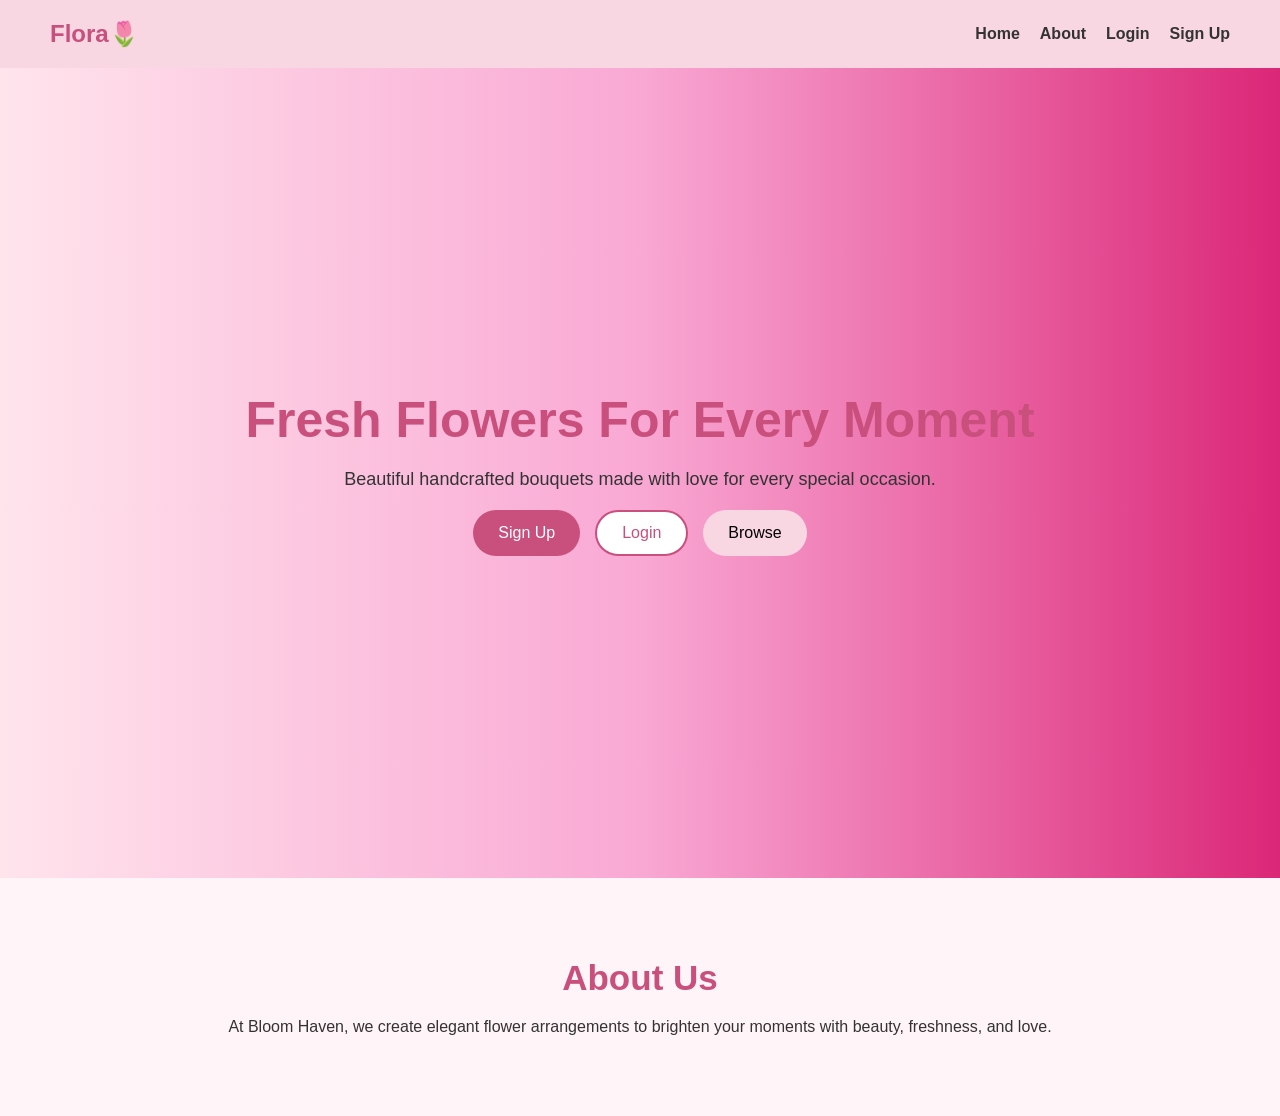
<file: index.html>
<!DOCTYPE html>
<html lang="en">
<head>
    <meta charset="UTF-8">
    <meta name="viewport" content="width=device-width, initial-scale=1.0">
    <!-- favicon-->
    <link rel="shortcut icon" href="https://i.postimg.cc/T1HtPsFn/favicon-96x96.png" type="image/x-icon">

    <title>Flora</title>
    <style>
        *{
                  margin:0;
                  padding:0;
                  box-sizing:border-box;
                  font-family: Arial, sans-serif;
              }

              body{
                  background:#fff5f8;
                  color:#333;
              }

              nav{
                  display:flex;
                  justify-content:space-between;
                  align-items:center;
                  padding:20px 50px;
                  background:#f8d7e3;
              }

              nav h1{
                  color:#c94f7c;
              }

              nav ul{
                  display:flex;
                  list-style:none;
                  gap:20px;
              }

              nav a{
                  text-decoration:none;
                  color:#333;
                  font-weight:bold;
              }

              .hero{
                  height:90vh;
                  display:flex;
                  justify-content:center;
                  align-items:center;
                  text-align:center;
                  flex-direction:column;
                  background: linear-gradient(to right, #ffe4ec, #f9a8d4, #db2777);
                  url('https://images.unsplash.com/photo-1490750967868-88aa4486c946');
                  background-size:cover;
                  background-position:center;
              }

              .hero h2{
                  font-size:50px;
                  color:#c94f7c;
              }

              .hero p{
                  margin:20px 0;
                  font-size:18px;
                  width:60%;
              }

              .buttons{
                  display:flex;
                  gap:15px;
              }

              button{
                  padding:12px 25px;
                  border:none;
                  border-radius:25px;
                  cursor:pointer;
                  font-size:16px;
              }

              .signup{
                  background:#c94f7c;
                  color:white;
              }

              .login{
                  background:white;
                  color:#c94f7c;
                  border:2px solid #c94f7c;
              }

              .browse{
                  background:#f8d7e3;
              }

              .about{
                  padding:80px 50px;
                  text-align:center;
              }

              .about h3{
                  color:#c94f7c;
                  margin-bottom:20px;
                  font-size:35px;
              }
    </style>

</head>
<body>

<nav>
    <h1>Flora🌷</h1>
    <ul>
        <li><a href="#">Home</a></li>
        <li><a href="#about">About</a></li>
        <li><a href="login.html">Login</a></li>
        <li><a href="signup.html">Sign Up</a></li>
    </ul>
</nav>

<section class="hero">
    <h2>Fresh Flowers For Every Moment</h2>
    <p>
        Beautiful handcrafted bouquets made with love for every special occasion.
    </p>

    <div class="buttons">
        <button class="signup" onclick="goToSignup()">Sign Up</button>
        <button class="login" onclick="goToLogin()">Login</button>
        <button class="browse" onclick="goToHome();">Browse</button>
    </div>
</section>

<section class="about" id="about">
    <h3>About Us</h3>
    <p>
        At Bloom Haven, we create elegant flower arrangements to brighten your moments
        with beauty, freshness, and love.
    </p>
</section>

<script>
    function goToHome(){
   window.location.href = "home.html";
}
    function goToLogin(){
   window.location.href = "login.html";
}

function goToSignup(){
   window.location.href = "signup.html";
}


</script>

</body>
</html>
</file>
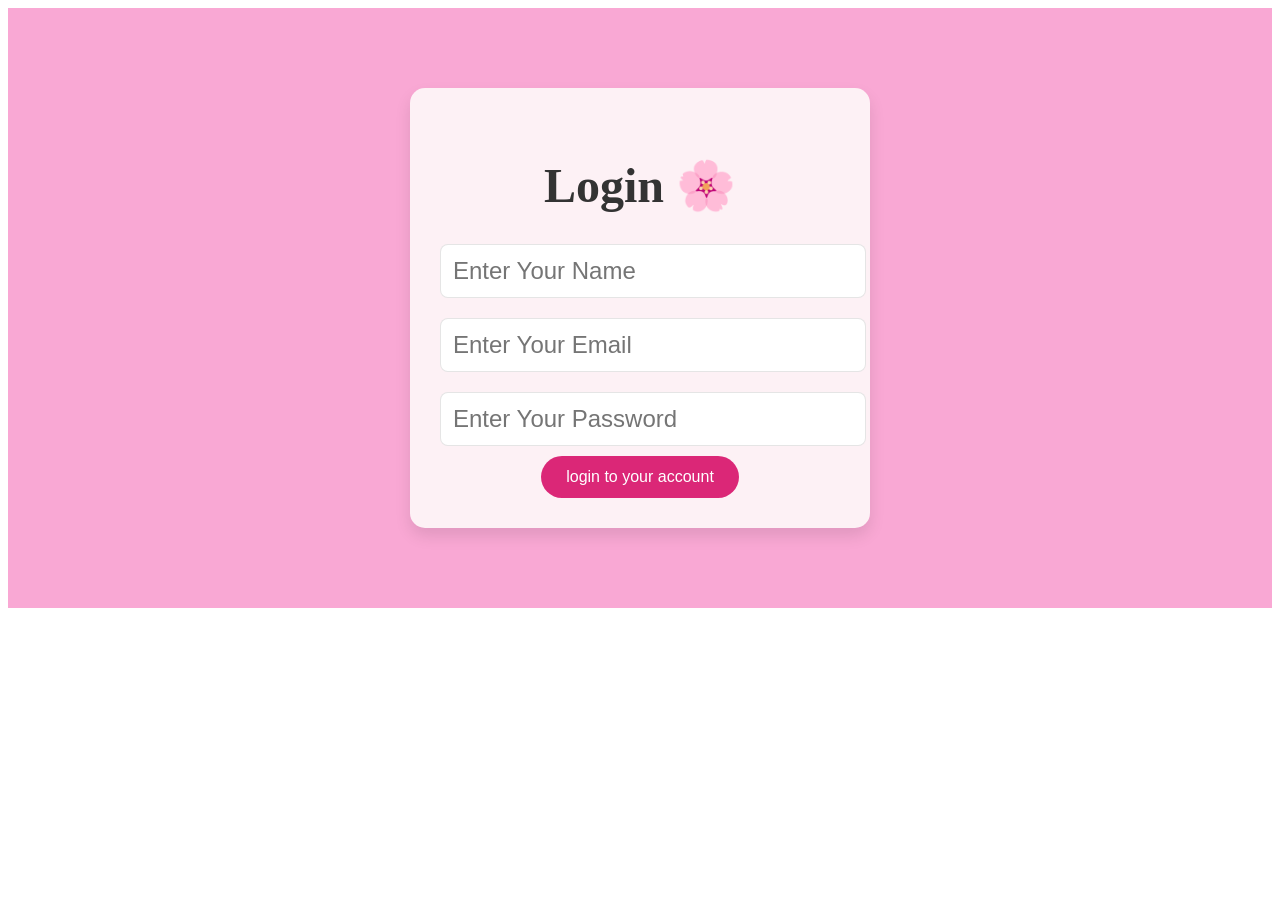
<file: login.html>
<!DOCTYPE html>
<html lang="en">
<head>
    <meta charset="UTF-8">
    <title>Log-in</title>
    <!-- favicon-->
    <link rel="shortcut icon" href="https://i.postimg.cc/T1HtPsFn/favicon-96x96.png" type="image/x-icon">

    <style>
        .login-section{
    padding: 5rem 9%;
    background:#f9a8d4;
}

.login-box{
    max-width: 400px;
    margin: auto;
    background: #fdf1f5;
    padding: 30px;
    border-radius: 15px;
    box-shadow: 0 .5rem 1rem rgba(0,0,0,.1);
    text-align: center;
}

.login-box h2{
    font-size: 3rem;
    color:#333;
    margin-bottom: 20px;
}

.login-box input{
    width: 100%;
    padding: 12px;
    margin: 10px 0;
    border: .1rem solid rgba(0,0,0,.1);
    border-radius: .5rem;
    font-size: 1.5rem;
}

.login-box button{
   padding: 12px 25px;
       background: #db2777;
       color: white;
       border: none;
       border-radius: 25px;
       font-size: 16px;
       cursor: pointer;
       transition: 0.3s;
}

 .password-box{
    position: relative;
}

.show-password{
    position: absolute;
    right: 15px;
    top: 50%;
    transform: translateY(-50%);
    cursor: pointer;
    font-size: 18px;
}

    </style>
</head>
<body>
<section class="login-section">

    <div class="login-box">

        <h2>Login 🌸</h2>

        <input type="text"
               id="loginName"
               placeholder="Enter Your Name">



        <input type="email"
               id="loginEmail"
               placeholder="Enter Your Email" required>


        <div class="password-box">

            <input type="password"
                   id="loginPassword"
                   placeholder="Enter Your Password">

            <span onclick="togglePassword()" class="show-password">

         <i class="fa-solid fa-eye"></i>

    </span>
        </div>

        <button onclick="loginUser()" class="btn">
            login to your account
        </button>

    </div>

</section>
<script>

    function loginUser(){

       let email = document.getElementById("loginEmail").value;
       let password = document.getElementById("loginPassword").value;

       let savedEmail = localStorage.getItem("userEmail");
       let savedPassword = localStorage.getItem("userPassword");

       if(email === savedEmail && password === savedPassword){
          alert("Login successful 🌷");
          window.location.href = "home.html";
       }
       else{
          alert("Wrong email or password");
       }
    }

</script>
</body>
</html>
</file>
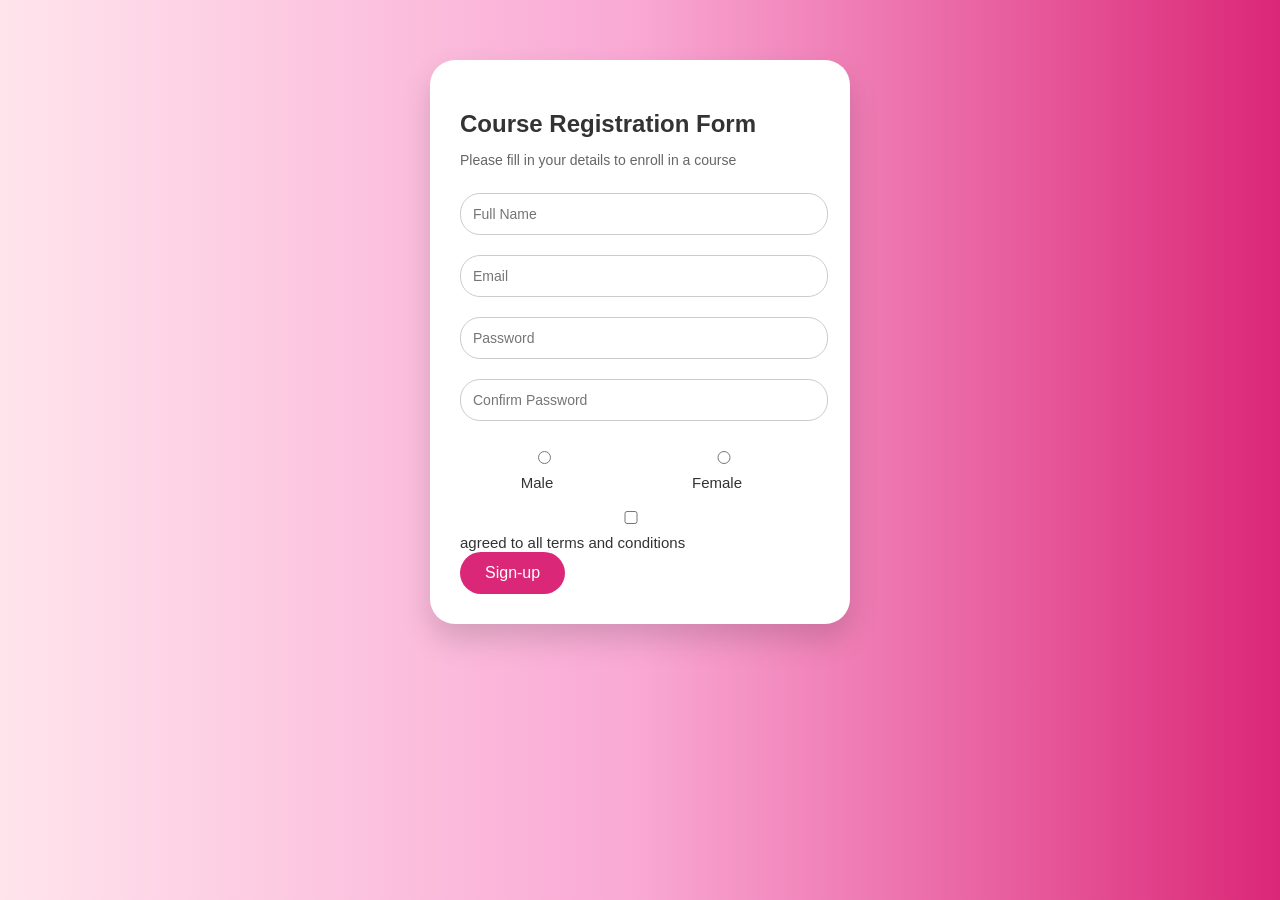
<file: signup.html>
<!DOCTYPE html>
<html lang="en">
<head>
    <meta charset="UTF-8">

    <!-- favicon-->
    <link rel="shortcut icon" href="https://i.postimg.cc/T1HtPsFn/favicon-96x96.png" type="image/x-icon">

    <title>Sign-Up</title>
    <style>
        body {
       font-family: 'Poppins', 'Segoe UI', sans-serif;
       background: linear-gradient(to right, #ffe4ec, #f9a8d4, #db2777);
       margin: 0;
       padding: 0;
       color: #333;
   }


   .container {
       text-align: center;
       margin-top: 120px;
       color:#f9a8d4;
   }

   .container h1 {
       font-size: 38px;
       font-weight: 600;
       letter-spacing: 1px;
   }

   .container p {
       font-size: 18px;
       margin-bottom: 20px;
   }


   button {
       padding: 12px 25px;
       background: #db2777;
       color: white;
       border: none;
       border-radius: 25px;
       font-size: 16px;
       cursor: pointer;
       transition: 0.3s;
   }

   button:hover {
       background: #0f172a;
       transform: scale(1.03);
   }


   .form-container {
       width: 360px;
       margin: 60px auto;
       background: white;
       padding: 30px;
       border-radius: 25px;
       box-shadow: 0 15px 30px rgba(0,0,0,0.15);
   }


   .form-container h2 {
       margin-bottom: 10px;
   }


   .form-container p {
       font-size: 14px;
       color: #666;
       margin-bottom: 15px;
   }


   input, select {
       width: 95%;
       padding: 12px;
       margin: 10px 0;
       border-radius: 20px;
       border: 1px solid #ccc;
       outline: none;
       font-size: 14px;
       transition: 0.3s;
   }


   input:focus, select:focus {
       border-color: #1e3a8a;
       box-shadow: 0 0 8px rgba(30, 58, 138, 0.3);
   }


   .gender {
       display: flex;
       justify-content: space-around;
       margin: 10px 0;
   }


   label {
       font-size: 15px;
   }


   #message {
       margin-top: 10px;
       font-size: 14px;

       .error {
           color: red;
           font-size: 12px;
           display: block;
           text-align: left;
           margin-left: 5px;
       }

       #formMessage {
           margin-top: 10px;
           font-weight: bold;
           text-align: center;
       }
   }

    </style>
</head>
<body>

<div class="form-container">
    <h2>Course Registration Form</h2>
    <p>Please fill in your details to enroll in a course</p>


    <div id="formMessage"></div>

    <form id="registerForm">

        <!-- Name -->
        <input type="text" id="name" placeholder="Full Name">
        <small class="error" id="nameError"></small>

        <!-- Email -->
        <input type="email" id="email" placeholder="Email">
        <small class="error" id="emailError"></small>

        <!-- Password -->
        <input type="password" id="password" placeholder="Password">
        <small class="error" id="passwordError"></small>

        <!-- Confirm Password -->
        <input type="password" id="confirmPassword" placeholder="Confirm Password">
        <small class="error" id="confirmPasswordError"></small>

        <!-- Gender -->
        <div class="gender">
            <label>
                <input type="radio" name="gender" value="male"> Male
            </label>
            <label>
                <input type="radio" name="gender" value="female"> Female
            </label>
        </div>

        <!-- Terms -->
        <div class="terms">
            <input type="checkbox" id="terms">
            <label for="terms">agreed to all terms and conditions</label>
        </div>

        <button class="signup"  type="submit">Sign-up</button>

    </form>
</div>

<script>
    document.getElementById("registerForm").addEventListener("submit", function(e) {

        e.preventDefault();

        let inputs = ["name", "email", "password", "confirmPassword"];
        let errorMsg = "";

        // check empty fields
        for (let i = 0; i < inputs.length; i++) {
            let value = document.getElementById(inputs[i]).value;
            if (value === "") {
                errorMsg = inputs[i] + " is required";
                break;
            }
        }

        // email validation
        let email = document.getElementById("email").value;
        let emailPattern = /^[^ ]+@[^ ]+\.[a-z]{2,3}$/;

        if (errorMsg === "" && !email.match(emailPattern)) {
            errorMsg = "Invalid email format";
        }

        // password validation
        let password = document.getElementById("password").value;
        let confirmPassword = document.getElementById("confirmPassword").value;

        let passwordPattern = /^(?=.*[A-Z])(?=.*[\W_]).{6,}$/;

        if (errorMsg === "" && !password.match(passwordPattern)) {
            errorMsg = "Password must be at least 6 characters + uppercase + special char";
        }

        // confirm password
        if (errorMsg === "" && password !== confirmPassword) {
            errorMsg = "Passwords do not match";
        }

        // gender
        let gender = document.querySelector('input[name="gender"]:checked');
        if (errorMsg === "" && !gender) {
            errorMsg = "Please select gender";
        }

        // terms
        let terms = document.getElementById("terms").checked;
        if (errorMsg === "" && !terms) {
            errorMsg = "You must agree to terms";
        }

        // result
        if (errorMsg !== "") {
            document.getElementById("formMessage").style.color = "red";
            document.getElementById("formMessage").innerText = errorMsg;
        } else {
            document.getElementById("formMessage").style.color = "green";
            document.getElementById("formMessage").innerText = "Account created successfully!";

            localStorage.setItem("userEmail", email);
            localStorage.setItem("userPassword", password);

            alert("Account created successfully!");

            window.location.href = "login.html";
        }

    });
</script>
</body>
</html>
</file>
